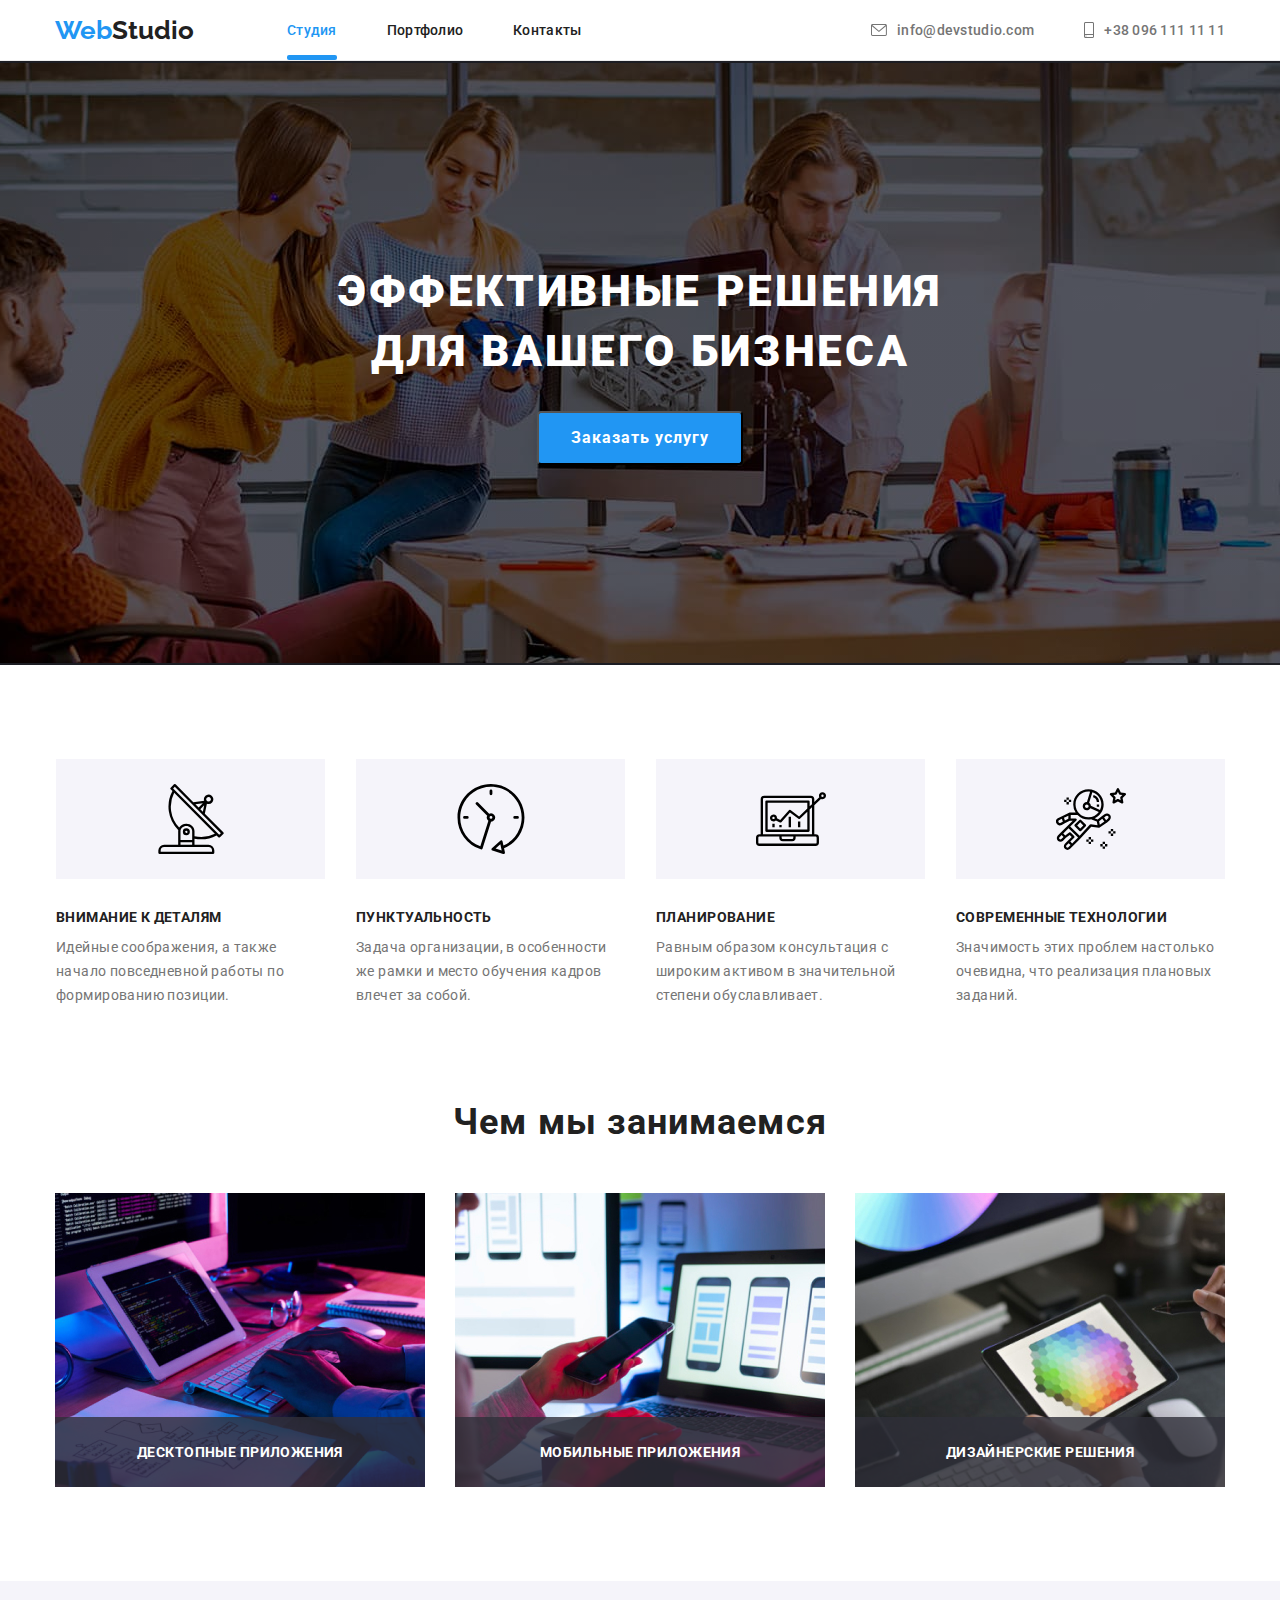
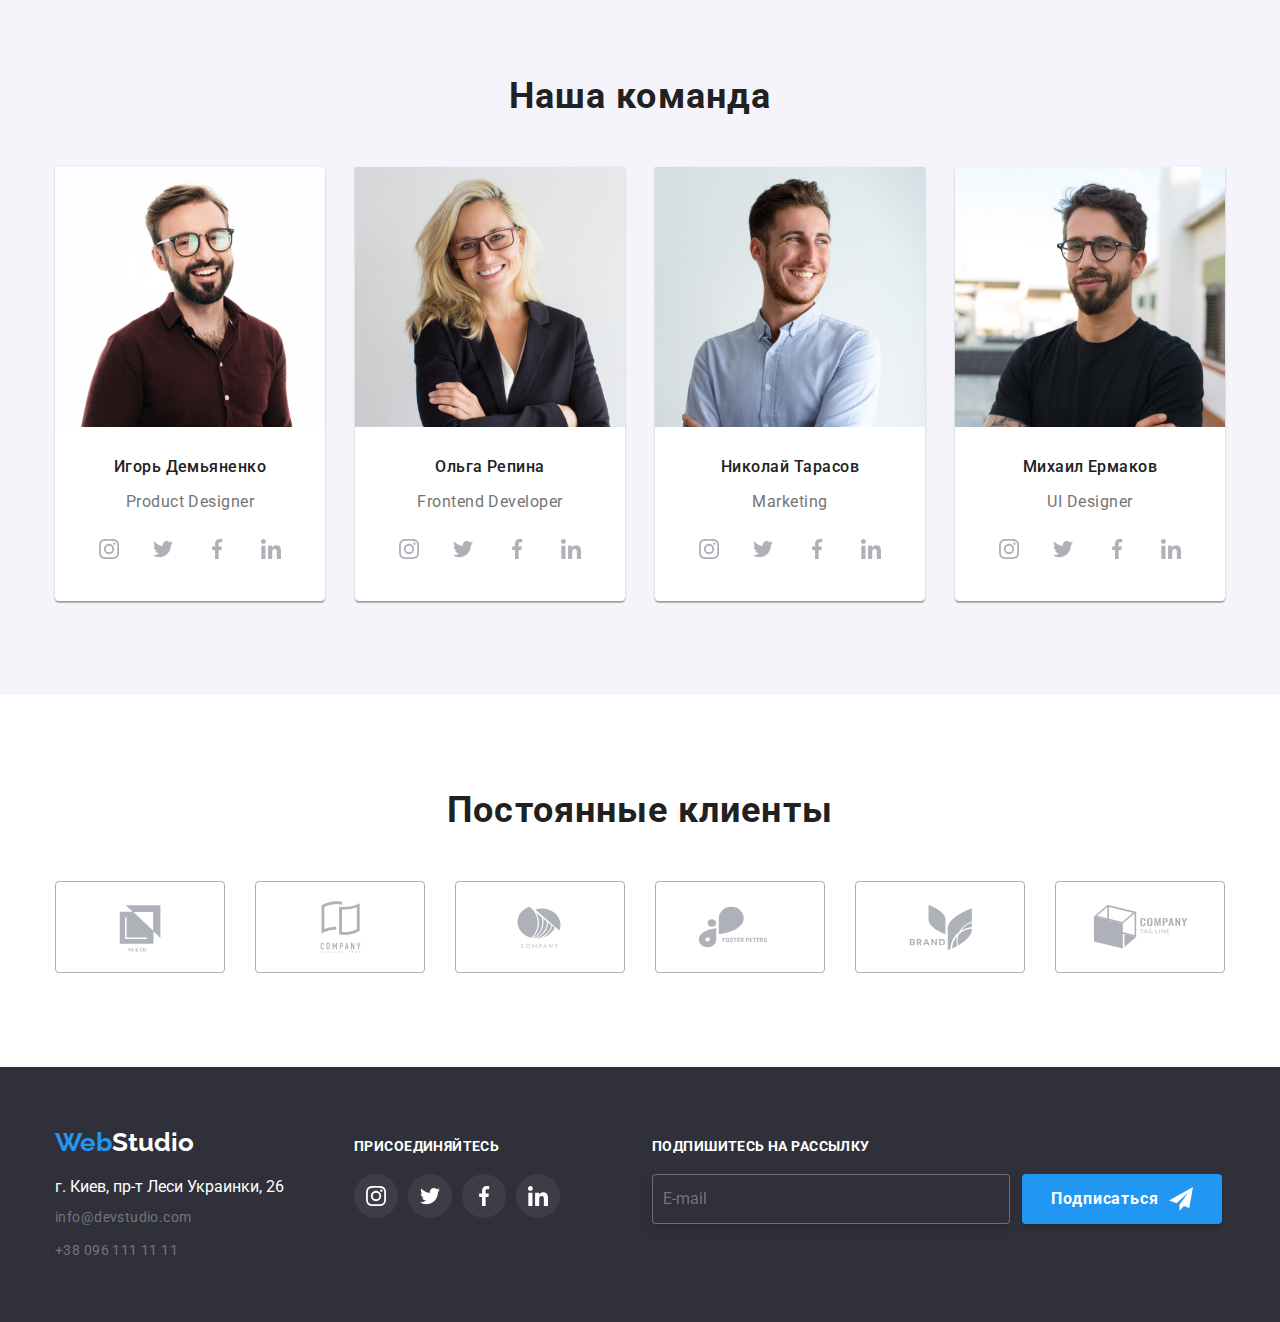
<file: index.html>
<!DOCTYPE html>
<html lang="en">
<head>
    <meta charset="UTF-8">
    <meta http-equiv="X-UA-Compatible" content="IE=edge">
    <meta name="viewport" content="width=device-width, initial-scale=1.0">
    <title>WebStudio</title>

    

    <link rel="preconnect" href="https://fonts.googleapis.com">
    <link rel="preconnect" href="https://fonts.gstatic.com" crossorigin>
    <link href="https://fonts.googleapis.com/css2?family=Raleway:wght@700&family=Roboto:wght@400;500;700;900&display=swap" rel="stylesheet">

    <link rel="stylesheet" href="https://cdnjs.cloudflare.com/ajax/libs/modern-normalize/1.1.0/modern-normalize.min.css">
    <link rel="stylesheet" href="./css/style.css">

</head>
<body>
    <header class="header ">

           <div class="container main-nav">
            <a href="./index.html" class="nav-logo" ><span class="nav-logo2">Web</span>Studio</a>
            <nav class="nav">
                
             <ul class="site-nav">
                 <li class="item"><a href="index.html" class="link act">Студия</a></li>
                 <li class="item"><a href="portfolio.html" class="link">Портфолио</a></li>
                 <li class="item"><a href="#" class="link">Контакты</a></li>
             </ul>
            </nav> 
       
            
            <ul class="links-contact list"> 
                <li class="item item-mail">
                    <a href="mailto:info@devstudio.com" class="contact-link">
                        <svg class="email">
                            <use href="./images/symbol-defs.svg#icon-envelope"></use>
                        </svg> 
                        info@devstudio.com</a>
                    </li>



                <li class="item item-tel">
                    <a href="tel:+380961111111" class="contact-link">
                        <svg class="tel">
                            <use href="./images/symbol-defs.svg#icon-smartphone"></use>
                        </svg> 
                        +38 096 111 11 11</a>
                    </li> 
            </ul>
        
        </div>
        


    </header>

     <main>
    
        <section class="hero-section">
        <div class="container hero">  
            <h1 class="hero-title"  data-modal-open>Эффективные решения для вашего бизнеса</h1>
            
            <button data-open-modal class="herobtn" type="button">Заказать услугу</button>   
        </div>
        </section>
        
    <section class="info-section">
        <div class="container">   
            <h2 class="visually-hidden">Что мы предлагаем</h2>
         
            <ul class="info-text">
                <li class="info-section-text inf-sec-tx1">
                <div class="svg-div">
                    <svg class="info-text-icon">
                        <use href="./images/symbol-defs.svg#icon-antenna-1"></use>
                    </svg>
                </div>
                    <h3 class="h3-title">Внимание к деталям</h3>
                    <p class="ptext">Идейные соображения, а также начало повседневной работы по формированию позиции.</p>
                </li>
                <li class="info-section-text inf-sec-tx1">
                <div class="svg-div">
                    <svg class="info-text-icon">
                        <use href="./images/symbol-defs.svg#icon-clock-1"></use>
                    </svg>
                </div>
                    <h3 class="h3-title">Пунктуальность</h3>
                    <p class="ptext">Задача организации, в особенности же рамки и место обучения кадров влечет за собой.</p>
                </li>
                <li class="info-section-text inf-sec-tx1">
                <div class="svg-div">
                    <svg class="info-text-icon">
                        <use href="./images/symbol-defs.svg#icon-diagram-1"></use>
                    </svg>
                </div>
                    <h3 class="h3-title">Планирование</h3>
                    <p class="ptext">Равным образом консультация с широким активом в значительной степени обуславливает.</p>
                </li>
                <li class="info-section-text inf-sec-tx1">
                <div class="svg-div">
                    <svg class="info-text-icon">
                        <use href="./images/symbol-defs.svg#icon-astronaut-1"></use>
                    </svg>
                </div>
                    <h3 class="h3-title">Современные технологии</h3>
                    <p class="ptext">Значимость этих проблем настолько очевидна, что реализация плановых заданий.</p>
                </li>
            </ul>
        </div>
    </section>
    
        
        <section class="section-work">
        <div class="container">
            <h2 class="h2-title">Чем мы занимаемся</h2>

            <ul class="offer-list">
                <li class="offer-li"><img src="./images/img.jpg" alt="" width="370"><a href="" class="offer-text"><p class="offer-text-test">Десктопные приложения</p></a></li>
                <li class="offer-li"> <img src="./images/img2.jpg" alt="" width="370"><a href="" class="offer-text">Мобильные приложения</a></li>
                <li class="offer-li"><img src="./images/img3.jpg" alt="" width="370"><a href="" class="offer-text">Дизайнерские решения</a></li>
            </ul>
        </div>
        </section>
  
        <section class="section-team">
        <div class="container">
             <h2 class="h2-title">Наша команда</h2>
             <ul class="team">
                 <li class="team-li"> <img src="./images/team/imgt1.jpg" alt="Игорь Демьяненко Product Designer" width="270">
                <div class="text-team">
                    <h3 class="htext-team">Игорь Демьяненко</h3>
                    <p class="p-team">Product Designer</p>
                     
            <ul class="soc-team">
                <li class="soc-team-li"><a class="soc-team-href" href="#">
                    <svg class="svg-team-li">
                        <use href="./images/symbol-defs.svg#icon-instagram-2"></use>
                    </svg> 
                </a></li>
                <li class="soc-team-li"><a class="soc-team-href" href="#">
                    <svg class="svg-team-li">
                        <use href="./images/symbol-defs.svg#icon-twitter-1"></use>
                    </svg> 
                </a></li>
                <li class="soc-team-li"><a class="soc-team-href" href="#">
                    <svg class="svg-team-li">
                        <use href="./images/symbol-defs.svg#icon-facebook-1"></use>
                    </svg> 
                </a></li>
                <li class="soc-team-li"><a class="soc-team-href" href="#">
                    <svg class="svg-team-li">
                        <use href="./images/symbol-defs.svg#icon-linkedin-1"></use>
                    </svg> 
                </a></li>
            </ul>

        
                </div>
                </li>
               
                 <li class="team-li"> <img src="./images/team/imgt2.jpg" alt="Ольга Репина Frontend Developer" width="270">
                <div class="text-team">
                    <h3 class="htext-team">Ольга Репина</h3>
                    <p class="p-team">Frontend Developer</p>
                    
                        <ul class="soc-team">
                            <li class="soc-team-li"><a class="soc-team-href" href="#">
                                <svg class="svg-team-li">
                                    <use href="./images/symbol-defs.svg#icon-instagram-2"></use>
                                </svg> 
                            </a></li>
                            <li class="soc-team-li"><a class="soc-team-href" href="#">
                                <svg class="svg-team-li">
                                    <use href="./images/symbol-defs.svg#icon-twitter-1"></use>
                                </svg> 
                            </a></li>
                            <li class="soc-team-li"><a class="soc-team-href" href="#">
                                <svg class="svg-team-li">
                                    <use href="./images/symbol-defs.svg#icon-facebook-1"></use>
                                </svg> 
                            </a></li>
                            <li class="soc-team-li"><a class="soc-team-href" href="#">
                                <svg class="svg-team-li">
                                    <use href="./images/symbol-defs.svg#icon-linkedin-1"></use>
                                </svg> 
                            </a></li>
                        </ul>
            
                    
                </div>
                </li>
                 <li class="team-li"> <img src="./images/team/imgt3.jpg" alt="Николай Тарасов Marketing" width="270">
                <div class="text-team">
                    <h3 class="htext-team">Николай Тарасов</h3>
                    <p class="p-team">Marketing</p>
                    
                        <ul class="soc-team">
                            <li class="soc-team-li"><a class="soc-team-href" href="#">
                                <svg class="svg-team-li">
                                    <use href="./images/symbol-defs.svg#icon-instagram-2"></use>
                                </svg> 
                            </a></li>
                            <li class="soc-team-li"><a class="soc-team-href" href="#">
                                <svg class="svg-team-li">
                                    <use href="./images/symbol-defs.svg#icon-twitter-1"></use>
                                </svg> 
                            </a></li>
                            <li class="soc-team-li"><a class="soc-team-href" href="#">
                                <svg class="svg-team-li">
                                    <use href="./images/symbol-defs.svg#icon-facebook-1"></use>
                                </svg> 
                            </a></li>
                            <li class="soc-team-li"><a class="soc-team-href" href="#">
                                <svg class="svg-team-li">
                                    <use href="./images/symbol-defs.svg#icon-linkedin-1"></use>
                                </svg> 
                            </a></li>
                        </ul>
            
                    
                </div>
                </li>
                 <li class="team-li"> <img src="./images/team/imgt4.jpg" alt="Михаил Ермаков UI Designer" width="270">
                <div class="text-team">
                    <h3 class="htext-team">Михаил Ермаков</h3>
                    <p class="p-team">UI Designer</p>
                    
                        <ul class="soc-team">
                            <li class="soc-team-li"><a class="soc-team-href" href="#">
                                <svg class="svg-team-li">
                                    <use href="./images/symbol-defs.svg#icon-instagram-2"></use>
                                </svg> 
                            </a></li>
                            <li class="soc-team-li"><a class="soc-team-href" href="#">
                                <svg class="svg-team-li">
                                    <use href="./images/symbol-defs.svg#icon-twitter-1"></use>
                                </svg> 
                            </a></li>
                            <li class="soc-team-li"><a class="soc-team-href" href="#">
                                <svg class="svg-team-li">
                                    <use href="./images/symbol-defs.svg#icon-facebook-1"></use>
                                </svg> 
                            </a></li>
                            <li class="soc-team-li"><a class="soc-team-href" href="#">
                                <svg class="svg-team-li">
                                    <use href="./images/symbol-defs.svg#icon-linkedin-1"></use>
                                </svg> 
                            </a></li>
                        </ul>
            
                    
                </div>
                </li>
             </ul> 
        </div>
        </section>

        <section class="section-clients">
            <div class="container">
                <h2 class="constant">Постоянные клиенты</h2>
                <ul class="clients">

                    <li class="clients-list"><a class="client-href" href="">
                        <svg class="svg-clients">
                            <use href="./images/symbol-defs.svg#icon-Logo"></use>
                        </svg>
                    </a>
                    </li>

                    <li class="clients-list"><a class="client-href" href="">
                        <svg class="svg-clients">
                            <use href="./images/symbol-defs.svg#icon-Logo-1"></use>
                        </svg>
                    </a>
                    </li>

                    <li class="clients-list"><a class="client-href" href="">
                        <svg class="svg-clients">
                            <use href="./images/symbol-defs.svg#icon-Logo-2"></use>
                        </svg>
                    </a>
                    </li>

                    <li class="clients-list"><a class="client-href" href="">
                        <svg class="svg-clients">
                            <use href="./images/symbol-defs.svg#icon-Logo-3"></use>
                        </svg>
                    </a>
                    </li>

                    <li class="clients-list"><a class="client-href" href="">
                        <svg class="svg-clients">
                            <use href="./images/symbol-defs.svg#icon-Logo-4"></use>
                        </svg>
                    </a>
                    </li>

                    <li class="clients-list"><a class="client-href" href="">
                        <svg class="svg-clients">
                            <use href="./images/symbol-defs.svg#icon-Logo-5"></use>
                        </svg>
                    </a>
                    </li>

                </ul>


            </div>


        </section>

        <div class="backdrop is-hidden" data-backdrop>
            <div class="modal">
         <button  data-close-modal class="btn-modal-close">
             <svg class="svg-close">
                 <use href="./images/symbol-defs.svg#icon-close"></use>
             </svg>
             </button>
              
             <b class="modal-title">Оставьте свои данные, мы вам перезвоним</b>

             <form class="form js-speaker-form">
            <div class="form-field"> 
                
                <label for="name" class="form-field-text">Имя</label>
                <input type="text" name="name" id="name" />
                <svg class="modal-svg">
                    <use class="modal-svg-use" href="./images/symbol-defs2.svg#icon-Vector"></use>
                </svg>
            </div>
            <div class="form-field">
                <label for="tel" class="form-field-text">Телефон</label>
                <input type="text" name="tel" id="tel" />
                <svg class="modal-svg">
                    <use class="modal-svg-use" href="./images/symbol-defs2.svg#icon-Vector-1"></use>
                </svg>
            </div>
            <div class="form-field">
                <label for="mail" class="form-field-text">Почта</label>
                <input type="email" name="mail" id="mail" />
                <svg class="modal-svg">
                    <use class="modal-svg-use" href="./images/symbol-defs2.svg#icon-Vector-2"></use>
                </svg>
            </div>
            <div class="form-field form-comment">
                <label for="comment" class="form-field-text">Комментарий</label>
                <textarea name="comment" id="comment" placeholder="Введите текст"></textarea>
            </div>
            <div class="modal-btn">
                
               
                <label class="label" for="policy"><input class="checkbox" type="checkbox" name="policy" id="policy"/>
                    <span class="icon-polyci">
                        <svg>
                            <use href="./images/symbol-defs2.svg#icon-Vector-polyci"></use>
                        </svg>
                    </span>
                    Соглашаюсь с рассылкой и принимаю<a class="href-policy" href="">Условия договора</a></label>
                </div>
                <button class="button-modal" type="submit">Отправить</button>          
            </form>

            </div>
        </div>

        <script src="./modal.js"></script>
        <script src="./form.js"></script>


        </main>
        <footer class="footer">
        <div class="container footer-div">
            <div>   
            <a href="/index.html" lang="en" class="nav-logo-footer"><span class="nav-logo2-footer">Web</span>Studio</a>
            <address class="address">
            <p class="footer-address">г. Киев, пр-т Леси Украинки, 26</p>
            <ul class="ul1">
                <li class="footer-address-li"><a href="mailto:info@devstudio.com" class="contact-link-footer-href">info@devstudio.com</a></li>
                <li class="footer-address-li"><a href="tel:+380961111111" class="contact-link-footer-href">+38 096 111 11 11</a></li>
            </ul>
            </address>
            </div>

        <div class="footer-social-div">
            <h3 class="footer-social-text">присоединяйтесь</h3>
            <ul class="soc">
                <li class="soc-team-li"><a class="soc-team-href-footer" href="">
                    <svg class="svg-team-li-footer">
                        <use href="./images/symbol-defs.svg#icon-instagram-2"></use>
                    </svg> 
                </a></li>
                <li class="soc-team-li"><a class="soc-team-href-footer" href="">
                    <svg class="svg-team-li-footer">
                        <use href="./images/symbol-defs.svg#icon-twitter-1"></use>
                    </svg> 
                </a></li>
                <li class="soc-team-li"><a class="soc-team-href-footer" href="">
                    <svg class="svg-team-li-footer">
                        <use href="./images/symbol-defs.svg#icon-facebook-1"></use>
                    </svg> 
                </a></li>
                <li class="soc-team-li"><a class="soc-team-href-footer" href="">
                    <svg class="svg-team-li-footer">
                        <use href="./images/symbol-defs.svg#icon-linkedin-1"></use>
                    </svg> 
                </a></li>
            </ul>
        </div>
        <div class="footer-mail">
            <h3 class="footer-mail-text">Подпишитесь на рассылку</h3>
            <form class="js-speaker-form-footer">

                <label for="mail"></label>
                <input type="email" name="mail" id="mail2" placeholder="E-mail"/>

                <button class="button-footer" type="submit">                  
                    Подписаться
                    <svg class="svg-footer-href">
                        <use href="./images/symbol-defs2.svg#icon-icon-send"></use>
                    </svg>
                </button>

            </form>
        </div>
        </div>

      


        </footer>

</body>
</html>
</file>
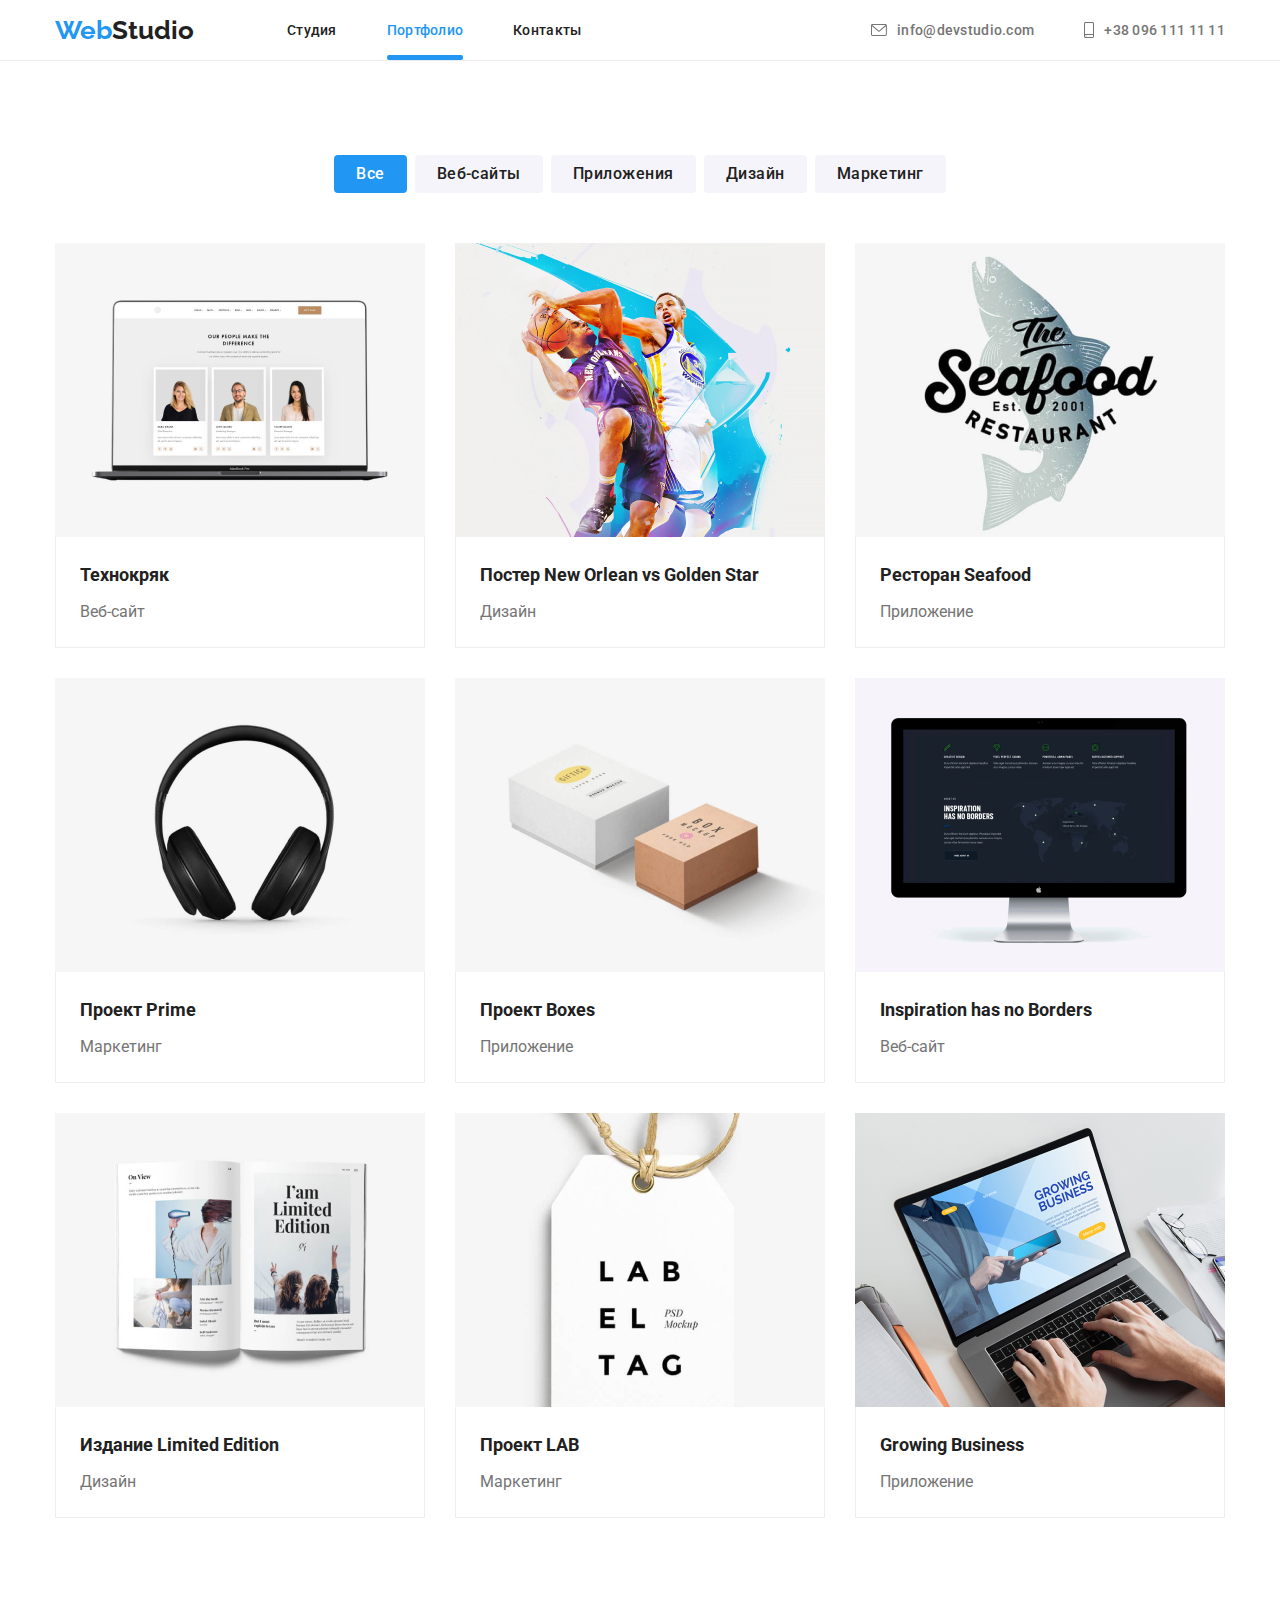
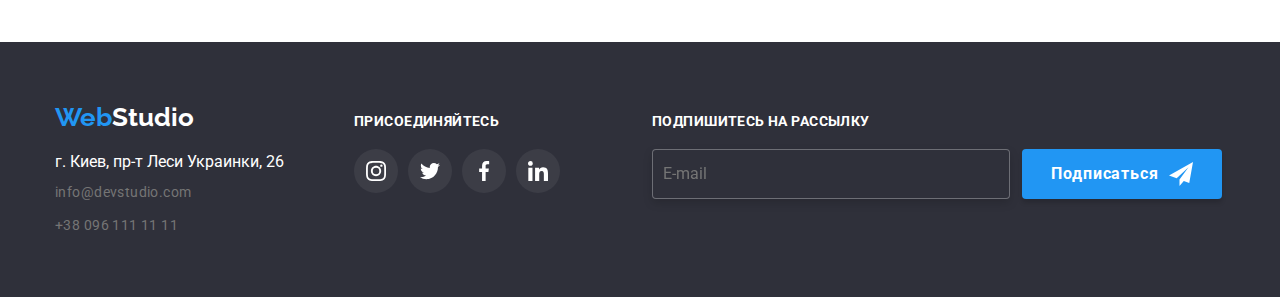
<file: portfolio.html>
<!DOCTYPE html>
<html lang="en">
<head>
    <meta charset="UTF-8">
    <meta http-equiv="X-UA-Compatible" content="IE=edge">
    <meta name="viewport" content="width=device-width, initial-scale=1.0">
    <title>Портфолио</title>
    

    <link rel="preconnect" href="https://fonts.googleapis.com">
    <link rel="preconnect" href="https://fonts.gstatic.com" crossorigin>
    <link href="https://fonts.googleapis.com/css2?family=Raleway:wght@700&family=Roboto:wght@400;500;700;900&display=swap" rel="stylesheet">

    <link rel="stylesheet" href="https://cdnjs.cloudflare.com/ajax/libs/modern-normalize/1.1.0/modern-normalize.min.css">
    <link rel="stylesheet" href="./css/style.css">
</head>
<body>
    
        
    <header class="header ">

        <div class="container main-nav">
         <a href="./index.html" class="nav-logo" ><span class="nav-logo2">Web</span>Studio</a>
         <nav class="nav">
             
          <ul class="site-nav">
              <li class="item"><a href="index.html" class="link">Студия</a></li>
              <li class="item"><a href="portfolio.html" class="link act">Портфолио</a></li>
              <li class="item"><a href="#" class="link">Контакты</a></li>
          </ul>
         </nav> 
    
         
         <ul class="links-contact list"> 
             <li class="item item-mail">
                 <a href="mailto:info@devstudio.com" class="contact-link">
                     <svg class="email">
                         <use href="./images/symbol-defs.svg#icon-envelope"></use>
                     </svg> 
                     info@devstudio.com</a>
                 </li>



             <li class="item item-tel">
                 <a href="tel:+380961111111" class="contact-link">
                     <svg class="tel">
                         <use href="./images/symbol-defs.svg#icon-smartphone"></use>
                     </svg> 
                     +38 096 111 11 11</a>
                 </li> 
         </ul>
     
     </div>
     


 </header>
     
    <main>

        <section class="portfolio-section">
        <div class="container">
            <h2 class="visually-hidden">Меню портфолио</h2>
          <!--btn-->
        <ul class="btns">
            <li class="btn-list"><button class="btn act2">Все</button></li>
            <li class="btn-list"><button class="btn">Веб-сайты</button></li>
            <li class="btn-list"><button class="btn">Приложения</button></li>
            <li class="btn-list"><button class="btn">Дизайн</button></li>
            <li class="btn-list"><button class="btn">Маркетинг</button></li>
        </ul>
        <h2 class="visually-hidden">Меню портфолио</h2>
<ul class="portfolio-img-section">
    
    <li class="portfolio-li">
        <a href="" class="portfolio-img">
            
            <div class="product-thumb">
                <img src="./images/portfolio/img.jpg" alt="Веб-сайт" width=370>        
                <div class="overlay">                  
                    <p class="portfolio-img-text">Технокряк это современная площадка распространения коронавируса.
                        Компании используют эту платформу для цифрового шпионажа и атак на защищённые сервера конкурентов.</p>
                </div>                                  
            </div>
            
        
        <div class="img-title">
            <h3 class="portfolio-h3">Технокряк</h3>
            <p class="ptext-portf">Веб-сайт</p>
        </div>
        </a>
    </li>
    <li class="portfolio-li">
        
        <a href="" class="portfolio-img">
            <div class="product-thumb">
                <img src="./images/portfolio/img(1).jpg" alt="Веб-сайт" width=370>        
                <div class="overlay">                  
                    <p class="portfolio-img-text">Технокряк это современная площадка распространения коронавируса.
                        Компании используют эту платформу для цифрового шпионажа и атак на защищённые сервера конкурентов.</p>
                </div>                                  
            </div>
        <div class="img-title">
            <h3 class="portfolio-h3">Постер New Orlean vs Golden Star</h3>
            <p class="ptext-portf">Дизайн</p>
        </div>
        </a>
    </li>
    <li class="test">
        <a href="" class="portfolio-img">
            <div class="product-thumb">
                <img src="./images/portfolio/img(2).jpg" alt="Веб-сайт" width=370>        
                <div class="overlay">                  
                    <p class="portfolio-img-text">Технокряк это современная площадка распространения коронавируса.
                        Компании используют эту платформу для цифрового шпионажа и атак на защищённые сервера конкурентов.</p>
                </div>                                  
            </div>
        <div class="img-title">
            <h3 class="portfolio-h3">Ресторан Seafood</h3>
            <p class="ptext-portf">Приложение</p>
        </div>
        </a>
    </li>

    <li class="portfolio-li">
        <a href="" class="portfolio-img">
            <div class="product-thumb">
                <img src="./images/portfolio/img(3).jpg" alt="Веб-сайт" width=370>        
                <div class="overlay">                  
                    <p class="portfolio-img-text">Технокряк это современная площадка распространения коронавируса.
                        Компании используют эту платформу для цифрового шпионажа и атак на защищённые сервера конкурентов.</p>
                </div>                                  
            </div>
        <div class="img-title">
            <h3 class="portfolio-h3">Проект Prime</h3>
            <p class="ptext-portf">Маркетинг</p>
        </div>
        </a>
    </li>
    <li class="portfolio-li">
        <a href="" class="portfolio-img">
            <div class="product-thumb">
                <img src="./images/portfolio/img(4).jpg" alt="Веб-сайт" width=370>        
                <div class="overlay">                  
                    <p class="portfolio-img-text">Технокряк это современная площадка распространения коронавируса.
                        Компании используют эту платформу для цифрового шпионажа и атак на защищённые сервера конкурентов.</p>
                </div>                                  
            </div>
        <div class="img-title">
            <h3 class="portfolio-h3">Проект Boxes</h3>
            <p class="ptext-portf">Приложение</p>
        </div>
        </a>
    </li>
    <li class="test">
        <a href="" class="portfolio-img">
            <div class="product-thumb">
                <img src="./images/portfolio/img(5).jpg" alt="Веб-сайт" width=370>        
                <div class="overlay">                  
                    <p class="portfolio-img-text">Технокряк это современная площадка распространения коронавируса.
                        Компании используют эту платформу для цифрового шпионажа и атак на защищённые сервера конкурентов.</p>
                </div>                                  
            </div>
        <div class="img-title">
            <h3 class="portfolio-h3">Inspiration has no Borders</h3>
            <p class="ptext-portf">Веб-сайт</p>
        </div>
        </a>
    </li>


    <li class="portfolio-li">
        <a href="" class="portfolio-img">
            <div class="product-thumb">
                <img src="./images/portfolio/img(6).jpg" alt="Веб-сайт" width=370>        
                <div class="overlay">                  
                    <p class="portfolio-img-text">Технокряк это современная площадка распространения коронавируса.
                        Компании используют эту платформу для цифрового шпионажа и атак на защищённые сервера конкурентов.</p>
                </div>                                  
            </div>
        <div class="img-title">
            <h3 class="portfolio-h3">Издание Limited Edition</h3>
            <p class="ptext-portf">Дизайн</p>
        </div>
        </a>
    </li>

    <li class="portfolio-li">
        <a href="" class="portfolio-img">
            <div class="product-thumb">
                <img src="./images/portfolio/img(7).jpg" alt="Веб-сайт" width=370>        
                <div class="overlay">                  
                    <p class="portfolio-img-text">Технокряк это современная площадка распространения коронавируса.
                        Компании используют эту платформу для цифрового шпионажа и атак на защищённые сервера конкурентов.</p>
                </div>                                  
            </div>
        <div class="img-title">
            <h3 class="portfolio-h3">Проект LAB</h3>
            <p class="ptext-portf">Маркетинг</p>
        </div>
    </a>
    </li>
    <li class="test">
        <a href="" class="portfolio-img">
            <div class="product-thumb">
                <img src="./images/portfolio/img(8).jpg" alt="Веб-сайт" width=370>        
                <div class="overlay">                  
                    <p class="portfolio-img-text">Технокряк это современная площадка распространения коронавируса.
                        Компании используют эту платформу для цифрового шпионажа и атак на защищённые сервера конкурентов.</p>
                </div>                                  
            </div>
        <div class="img-title">
            <h3 class="portfolio-h3">Growing Business</h3>
            <p class="ptext-portf">Приложение</p>
        </div>
        </a>
    </li>
</ul>
</div>
        </section>

    </main>

    <footer class="footer">
        <div class="container footer-div">
            <div>   
            <a href="/index.html" lang="en" class="nav-logo-footer"><span class="nav-logo2-footer">Web</span>Studio</a>
            <address class="address">
            <p class="footer-address">г. Киев, пр-т Леси Украинки, 26</p>
            <ul class="ul1">
                <li class="footer-address-li"><a href="mailto:info@devstudio.com" class="contact-link-footer-href">info@devstudio.com</a></li>
                <li class="footer-address-li"><a href="tel:+380961111111" class="contact-link-footer-href">+38 096 111 11 11</a></li>
            </ul>
            </address>
            </div>

        <div class="footer-social-div">
            <h3 class="footer-social-text">присоединяйтесь</h3>
            <ul class="soc">
                <li class="soc-team-li"><a class="soc-team-href-footer" href="">
                    <svg class="svg-team-li-footer">
                        <use href="./images/symbol-defs.svg#icon-instagram-2"></use>
                    </svg> 
                </a></li>
                <li class="soc-team-li"><a class="soc-team-href-footer" href="">
                    <svg class="svg-team-li-footer">
                        <use href="./images/symbol-defs.svg#icon-twitter-1"></use>
                    </svg> 
                </a></li>
                <li class="soc-team-li"><a class="soc-team-href-footer" href="">
                    <svg class="svg-team-li-footer">
                        <use href="./images/symbol-defs.svg#icon-facebook-1"></use>
                    </svg> 
                </a></li>
                <li class="soc-team-li"><a class="soc-team-href-footer" href="">
                    <svg class="svg-team-li-footer">
                        <use href="./images/symbol-defs.svg#icon-linkedin-1"></use>
                    </svg> 
                </a></li>
            </ul>
        </div>
        <div class="footer-mail">
            <h3 class="footer-mail-text">Подпишитесь на рассылку</h3>
            <form class="js-speaker-form-footer">

                
                <input type="email" name="mail" id="mail2" placeholder="E-mail"/>

                <button class="button-footer" type="submit">                  
                    Подписаться
                    <svg class="svg-footer-href">
                        <use href="./images/symbol-defs2.svg#icon-icon-send"></use>
                    </svg>
                </button>

            </form>
        </div>
        </div>

      


        </footer>
</body>
</html>
</file>
<file: css/style.css>
/* Переменные */

:root{
    --blue: #2196F3;
    --grey: #2F303A;
    --grey2:#757575;
    --greylinks: #AFB1B8;
    --white:#FFFFFF;
    --black:#212121;
    --background-team:#F5F4FA;
    --background-modal: rgba(0, 0, 0, 0.2);
}

body{
    font-family: "Roboto", sans-serif;
    margin: 0;
}

/* header */

.header{
    border-bottom: 1px solid #ECECEC;
}

.container{
    width: 1200px;
    margin-left: auto;
    margin-right: auto;
    padding-left: 15px;
    padding-right: 15px;
    
}

/*nav logo  */

.nav-logo {
    font-family: 'Oleo Script', sans-serif;
    font-family: Raleway;
    font-style: normal;
    font-weight: bold;
    font-size: 26px;
    line-height: 31px;
    color: var(--black);
    text-decoration: none;
}
.nav-logo2 {

    font-family: 'Raleway', sans-serif;
    font-style: normal;
    font-weight: bold;
    font-size: 26px;
    line-height: 31px;
    color: var(--blue);
}

/* nav */
.main-nav{
    
    display: flex;
    align-items: center;
}
/* links */

.nav{
    margin-left: 93px;
}

.site-nav{
    display: flex;
    margin-top: 0;
    margin-bottom: 0;
    padding: 0;
}

.site-nav .link {
    display: block;
    padding: 22px 0;

    color: var(--black);
    font-style: normal;
    font-weight: 500;
    font-size: 14px;
    line-height: 16px;
    letter-spacing: 0.02em;
}

.site-nav .item{
    list-style: none;
}


.site-nav .item:last-child{
    margin-right: 0;
}

.site-nav .item:not(:last-child){
    margin-right: 50px;
}

.site-nav li a{
    text-decoration: none;
}

.act:after{
    position: absolute;
    content: "";
    left: 0;
    bottom: 0;

    display: block;
    width: 100%;
    height: 5px;

    border-radius: 2px;
    background-color: var(--blue);
    
}

.link{
    transition-property: color;
    transition-duration: 250ms;
    transition-timing-function: cubic-bezier(0.4, 0, 0.2, 1);
}

.link.act{
    color: var(--blue);
    position: relative;
}

.link:hover, .link:focus{
    color: var(--blue);
}

/* contact-links */

.links-contact{
    display: flex;
    text-decoration: none;
    list-style: none;
    margin-left: auto;
    margin-top: 0;
    margin-bottom: 0;
    padding: 0;
}

.contact-link{
    align-items: center;
    display: flex;
    font-style: normal;
    font-weight: 500;
    font-size: 14px;
    line-height: 16px;
    letter-spacing: 0.02em;
    color: var(--grey2);

    transition-property: color;
    transition-duration: 250ms;
    transition-timing-function: cubic-bezier(0.4, 0, 0.2, 1);
}

.contact-link:hover .email, .contact-link:hover .tel{
    fill: var(--blue);
}

.contact-link:hover, .contact-link:focus{
    color: var(--blue);
}

.tel{
    margin-right: 10px;
    width: 10px;
    height: 16px;
    
    fill: var(--grey2);

    transition-property: fill;
    transition-duration: 250ms;
    transition-timing-function: cubic-bezier(0.4, 0, 0.2, 1);
}

.tel:hover, .tel:focus{
    fill: var(--blue);
    
}


.email{
   
    margin-right: 10px;
    width: 16px;
    height: 12px;
    fill: var(--grey2);

    transition-property: fill;
    transition-duration: 250ms;
    transition-timing-function: cubic-bezier(0.4, 0, 0.2, 1);
}

.email:hover, .email:focus{
    fill: var(--blue);
    
}


.links-contact .item + .item{
    margin-left: 50px;
    
}
.links-contact a{
    text-decoration: none;
}

/* hero */
.hero-section{
    max-width: 1600px;
    
    background-repeat: no-repeat;
    
    background-position: center;
    background-image: linear-gradient(
    to right,
    rgba(0, 0, 0, 0.4),
    rgba(0, 0, 0, 0.4)
    ),
    url(../images/background.jpg);

    margin-left: auto;
    margin-right: auto;
    padding: 200px 0;
    
    background-color: var(--grey);
    text-align: center;
}

.hero-title{
    max-width: 696px;
    margin-left: auto;
    margin-right: auto;

    text-transform: uppercase;

    font-style: normal;
    font-weight: 900;
    font-size: 44px;
    line-height: 60px;
    letter-spacing: 0.06em;
    
    color: var(--white);

    margin-top: 0;
    margin-bottom: 30px;
}

.herobtn{
    color: var(--white);
    background-color: var(--blue);

    font-style: normal;
    font-weight: bold;
    font-size: 16px;
    line-height: 30px;
    letter-spacing: 0.06em;
    box-shadow: 0px 4px 4px rgba(0, 0, 0, 0.15);
    border-radius: 4px;
    padding: 10px 32px;    
}

.herobtn:hover, .herobtn:focus{
    background-color: #188CE8;
}

.info-section{
    padding-top: 94px;
    padding-bottom: 0;
}

.visually-hidden{
    position: absolute;
    width: 1px;
    height: 1px;
    margin: -1px;
    border: 0;
    padding: 0;

    white-space: nowrap;
    clip-path: inset(100%);
    clip: rect(0 0 0 0);
    overflow: hidden;
}

/* info */

.svg-div{
    
    display: flex;
    justify-content: center;
    align-items: center;


    background-color: #F5F4FA;
    background-size: contain;
    height: 120px;
    margin-bottom: 30px;
}

.info-text-icon{
    
    width: 70px;
    height: 70px;
}



.info-text{
    padding: 0;
    margin: 0;
    display: flex;
    list-style: none;
}

.info-section-text{
    width: 270px;
    padding-left: 1px;
}


.info-section-text:not(:last-child){
     margin-right: 30px;
}

.h3-title{
    font-style: normal;
    font-weight: bold;
    font-size: 14px;
    line-height: 16px;
    letter-spacing: 0.03em;
    text-transform: uppercase;

    color: var(--black);

    margin-top: 0;
    margin-bottom: 10px;
}

.ptext{
    font-style: normal;
    font-weight: normal;
    font-size: 14px;
    line-height: 24px;
    letter-spacing: 0.03em;

    color: var(--grey2);

    margin-top: 0;
    margin-bottom: 0;
}


/* dssasdf */

.img-section{
    
    width: 270px;
    height: 120px;
    background-color:  #F5F4FA;
}

/* section-work */




.section-work{
    padding-top: 94px;
    padding-bottom: 94px;
}

.h2-title{
    text-align: center;
    font-style: normal;
    font-weight: bold;
    font-size: 36px;
    line-height: 42px;
    text-align: center;
    letter-spacing: 0.03em;

    color: var(--black);

    margin-top: 0;
    margin-bottom: 50px;

}

.offer-list{
    display: flex;
    padding: 0;
    list-style: none;
    margin: 0;
}

.offer-li{
    display: flex;
    justify-content: center;

    position: relative;
    width: 370px;

}

.offer-li:not(:last-child){
    margin-right: 30px;
}

.offer-text{
    position: absolute;
    bottom: 0;
    
    width: 100%;
    height: 70px;

    

    font-style: normal;
    font-weight: bold;
    font-size: 14px;
    line-height: 16px;
    text-align: center;
    letter-spacing: 0.03em;
    text-transform: uppercase;

    text-decoration: none;

    color: var(--white);
    background: rgba(47, 48, 58, 0.8);



    align-items: center;
    justify-content: center;
    display: flex;
}

.offer-text:hover{
    opacity: 1;
}


/* team */

.section-team{
    padding-top: 94px;
    padding-bottom: 94px;

    background-color: var(--background-team);
}

.team{
    display: flex;
    padding: 0;
    margin: 0;
    list-style: none;
}

.team-li{
    width: 270px;
    background: #FFFFFF;
    box-shadow: 0px 1px 3px rgba(0, 0, 0, 0.12), 0px 1px 1px rgba(0, 0, 0, 0.14), 0px 2px 1px rgba(0, 0, 0, 0.2);
    border-radius: 0px 0px 4px 4px;
}

.team-li:not(:last-child){
    margin-right: 30px;
}

.text-team{
    padding: 30px 0px 30px 0px;
}

.htext-team{
    font-style: normal;
    font-weight: 500;
    font-size: 16px;
    line-height: 19px;
    margin-top: 0;

    text-align: center;
    letter-spacing: 0.03em;

    color: var(--black);
}

.p-team{
    font-style: normal;
    font-weight: normal;
    font-size: 16px;
    line-height: 19px;
    margin: 0;

    text-align: center;
    letter-spacing: 0.03em;

    color: var(--grey2);
}

.div-icon-team{
    
    width: 206px;
    height: 44px;
}

.soc-team-href{
    display: flex;
    justify-content: center;
    align-items: center;
    width: 44px;
    height: 44px;
    background-color: #ffffff10;
    border-radius: 50%;
    
    transition: background-color 250ms cubic-bezier(0.4, 0, 0.2, 1);
    
     
}

.soc-team-href:hover .svg-team-li{
    fill: var(--white);
}

.soc-team-href:hover{
    background-color: var(--blue);
}

.soc-team{
    margin-top: 16px;
    justify-content: center;
    display: flex;
    list-style: none;
    padding: 0
    
}

.soc-team-li:not(:last-child){
    margin-right: 10px;
}
.svg-team-li{
    fill: var(--greylinks);
    width: 20px;
    height: 20px;
    transition: fill 250ms cubic-bezier(0.4, 0, 0.2, 1);
}

/* clients */

.section-clients{
    padding-top: 94px;
    padding-bottom: 94px;
}

.constant{
    text-align: center;
    font-style: normal;
    font-weight: bold;
    font-size: 36px;
    line-height: 42px;
    text-align: center;
    letter-spacing: 0.03em;
    color: var(--black);
    margin: 0;
    
    
}

.clients{
    margin-top: 50px;
    
    padding-left: 0;
    display: flex;
    list-style: none;
    
    margin-bottom: 0;
}

.svg-clients{
   width: 106px;
   height: 60px;
   fill: var(--greylinks);

   transition-property: fill;
   transition-duration: 250ms;
   transition-timing-function: cubic-bezier(0.4, 0, 0.2, 1);
   
}

.client-href{
    
    justify-content: center;
    align-items: center;
    display: flex;

    width: 170px;
    height: 92px;
    
    
}

.client-href:hover .svg-clients{
    fill: var(--blue);
}

.clients-list{
    width: 170px;
    height: 92px;
    border: 1px solid var(--greylinks);
    border-radius: 4px;

    transition-property: border;
    transition-duration: 250ms;
    transition-timing-function: cubic-bezier(0.4, 0, 0.2, 1);
}

.clients-list:hover{
    border: 1px solid var(--blue);
    border-radius: 4px;
}

.clients-list:not(:last-child){
    margin-right: 30px;
}




/* footer */

.footer{
    padding: 60px 0;
    background-color: var(--grey);
}

.nav-logo-footer {
    font-family: 'Oleo Script', cursive;
    font-family: Raleway;
    font-style: normal;
    font-weight: bold;
    font-size: 26px;
    line-height: 31px;
    color: var(--white);
    text-decoration: none;      
}
    
    
.nav-logo2-footer {
    font-size: 26px;
    line-height: 31px;
    color: #2196F3;
}

.address{
    margin-top: 20px;
    font-style: normal;
    color: var(--white);
    
}

.footer-address{
    margin: 0;
    margin-bottom: 9px;
}

.contact-link-footer-href{
    font-style: normal;
    font-weight: normal;
    font-size: 14px;
    line-height: 24px;
    list-style: none;
    text-decoration: none;
    letter-spacing: 0.03em;

    color: var(--grey2);

    flex-direction: row;

    
    transition-property: color;
    transition-duration: 250ms;
    transition-timing-function: cubic-bezier(0.4, 0, 0.2, 1);
    
}


.ul1{
   margin: 0;
   padding: 0;
   list-style: none;
}

.footer-address-li:not(:last-child){
    margin-bottom: 9px;
}

.contact-link-footer-href:hover, .contact-link-footer-href:focus{
    color: var(--white);
}

/* soc footer */


.footer-div{
    display: flex;
    align-items: baseline;
}

.footer-social-div{
    margin-left: 70px;
}

.soc{
    display: flex;
    list-style: none;
    padding: 0;
    margin-top: 20px;
    margin-bottom: 0;
}

a.soc-team-href-footer{
    display: flex;
    justify-content: center;
    align-items: center;
    width: 44px;
    height: 44px;
    background-color: #ffffff10;
    border-radius: 50%;

    transition-property: background-color;
    transition-duration: 250ms;
    transition-timing-function: cubic-bezier(0.4, 0, 0.2, 1);
}

.footer-social-text{
    font-style: normal;
    font-weight: bold;
    font-size: 14px;
    line-height: 16px;
    letter-spacing: 0.03em;
    text-transform: uppercase;
    margin: 0;
    color: var(--white);
}

.soc-team-li:not(:last-child){
    margin-right: 10px;
}

.svg-team-li-footer{
    width: 20px;
    height: 20px;

    fill: var(--white);
}

.soc-team-href-footer:hover, .soc-team-href-footer:focus{
    background-color: var(--blue);

}

.footer-mail{
    margin-left: 92px;
   
}

.js-speaker-form-footer{
    display: flex;
}

.footer-mail-text{
    font-style: normal;
    font-weight: bold;
    font-size: 14px;
    line-height: 16px;
    letter-spacing: 0.03em;
    text-transform: uppercase;

    color: var(--white);
    margin: 0;
    margin-bottom: 20px;
}

.js-speaker-form-footer input{
    width: 358px;

    background-color: var(--grey);
    border: 1px solid rgba(255, 255, 255, 0.3);
    box-sizing: border-box;
    filter: drop-shadow(0px 4px 4px rgba(0, 0, 0, 0.15));
    border-radius: 4px;

    outline: none;
}

.js-speaker-form-footer button{
    margin: 0;
    margin-left: 12px;

}


.svg-footer-href{
    width: 24px;
    height: 24px;
    fill: white;
    margin-left: 10px;
}

.button-footer{
    display: flex;
    justify-content: center;
    align-items: center;

    
    width: 200px;
    height: 50px;
    margin-left: auto;
    margin-right: auto;
    margin-top: 30px;
    margin-bottom: 40px;
    font-style: normal;
    font-weight: bold;
    font-size: 16px;
    line-height: 30px;
    letter-spacing: 0.06em;

    color: var(--white);
    background: var(--blue);
    box-shadow: 0px 4px 4px rgba(0, 0, 0, 0.15);
    border-radius: 4px;
    border: none;

   

    transition-property: background-color;
    transition-duration: 250ms;
    transition-timing-function: cubic-bezier(0.4, 0, 0.2, 1);
}

.button-footer:hover, .button-footer:focus{
    
    background: #188CE8;
}

.footer-mail input{
    padding-left: 10px;
    color: white;
}


/* -----------------portfolio----------- */



.portfolio-section{
    padding: 94px 0;
}

.btns{
    margin-bottom: 50px;
    display: flex;
    justify-content: center;
    padding: 0;
    margin-top: 0;
}

.btn-list:not(:last-child){
    margin-right: 8px;
    
}

.btn{
    padding: 6px 22px;

    font-style: normal;
    font-weight: 500;
    font-size: 16px;
    line-height: 26px;

    text-align: center;
    letter-spacing: 0.03em;

    border-radius: 4px;

    color: var(--black);
    background-color: #F5F4FA;

    cursor: pointer;
    
    border: none;

    transition-property: background-color, box-shadow, color;
    transition-duration: 250ms;
    transition-timing-function: cubic-bezier(0.4, 0, 0.2, 1);

}

.act2{
    transition-property: box-shadow, text;
    transition-duration: 250ms;
    transition-timing-function: cubic-bezier(0.4, 0, 0.2, 1);
}

.btn:hover, .btn:focus{
    color: var(--white);
    background-color: var(--blue);
}

.btn-list{
    
    list-style: none;
   
}

.btn:hover{
    box-shadow: 0px 3px 1px rgba(0, 0, 0, 0.1), 0px 1px 2px rgba(0, 0, 0, 0.08), 0px 2px 2px rgba(0, 0, 0, 0.12);
    border-radius: 4px;

}

.btn.act2{
    color: var(--white);
    background-color: var(--blue);
}

/* img */

.portfolio-img{
    display: block;
    text-decoration: none;

    
    
}

.portfolio-img:hover{

    box-shadow: 0px 1px 1px rgba(0, 0, 0, 0.12), 0px 4px 4px rgba(0, 0, 0, 0.06), 1px 4px 6px rgba(0, 0, 0, 0.16);

    transition-property: box-shadow;
    transition-duration: 250ms;
    transition-timing-function: cubic-bezier(0.4, 0, 0.2, 1);
}

.portfolio-img:hover .product-thumb::before {
    opacity: 1;
}

.portfolio-img:hover .portfolio-img-text{
    opacity: 1;
}

.portfolio-test{
    position: relative;
}

.portfolio-img-section{
    display: flex;
    flex-wrap: wrap;
    list-style: none;
    padding: 0;
    margin: 0;
}
.portfolio-li{
    display: block;
    width: 370px;
    position: relative;
    
}


.portfolio-test:before{
    display: inline-block;
    position: absolute;
    content: "";
    width: 100%;
    height: 100%;
   
}
.portfolio-li:not(:last-child){
    margin-right: 30px;
    margin-bottom: 30px;
}
.test{
    width: 370px;
    margin: 0;
    position: relative;
    margin-bottom: 30px;
}
img{
    display: block;
}

.img-title{
    padding: 20px 24px;

    border-bottom: 1px solid #EEEEEE;
    border-left: 1px solid #EEEEEE;
    border-right: 1px solid #EEEEEE;
}
.portfolio-h3{
    font-style: normal;
    font-weight: bold;
    font-size: 18px;
    line-height: 36px;

    color: var(--black);

    margin-top: 0;
    margin-bottom: 4px;
}
.ptext-portf{
    font-style: normal;
    font-weight: normal;
    font-size: 16px;
    line-height: 30px;

    margin: 0;

    color: var(--grey2);
}

.portfolio-img-text{
    position: absolute;
    top: 0;
    right: 0;

    padding: 63px 24px;
    margin: 0;
    width: 370px;
    height: 294px;
    font-style: normal;
    font-weight: normal;
    font-size: 18px;
    line-height: 28px;
    letter-spacing: 0.03em;
    color: var(--white);
    opacity: 0;

    transform: translateY(100%);
    transition: transform 250ms cubic-bezier(0.4, 0, 0.2, 1);
}


.product-thumb{
    position: relative;
    overflow: hidden;
}

.product-thumb:hover::before{
    opacity: 1;
}

.product-thumb:hover .portfolio-img-text{
    opacity: 1;
    transform: translateY(0);
}

.product-thumb::before{
    display: inline-block;
    position: absolute;
    content: '';
    width: 100%;
    height: 100%;
    background: rgba(33, 150, 243, 0.9);

    opacity: 0;
   
    transform: translateY(100%);
    transition: transform 250ms cubic-bezier(0.4, 0, 0.2, 1);
}

.portfolio-li:hover .product-thumb::before{
    transform: translateY(0);
}

.portfolio-li:hover .portfolio-img-text{
    opacity: 1;
    transform: translateY(0);
}

.test:hover .product-thumb::before{
    transform: translateY(0);

}



/* -----------------modal----------- */

.backdrop{
    position: fixed;
    top: 0;
    left: 0;

    width: 100%;
    height: 100%;
    background-color: var(--background-modal);
    
    opacity: 1;
    transition: opacity 250ms cubic-bezier(0.4, 0, 0.2, 1);
}

.backdrop.is-hidden{
    opacity: 0;
    pointer-events: none;
}

.modal{
    width: 528px;
    
    background-color: var(--white);

    position: absolute;
    top: 50%;
    left: 50%;
    transform: translate(-50%, -50%);

}

.svg-close{
 
    fill: black;
    width: 11px;
    height: 11px;  
}

.btn-modal-close:hover .svg-close{
    fill: var(--blue);
}

.btn-modal-close{
    position: absolute;
    top: 8px;
    right: 8px;
    border: 1px solid rgba(0, 0, 0, 0.1);
    border-radius: 50%;
    background-color: white;
}


.modal-title{
    
    display: flex;
    justify-content: center;

    font-style: normal;
    font-weight: bold;
    font-size: 20px;
    line-height: 23px;
    text-align: center;
    letter-spacing: 0.03em;
    
    margin-top: 40px;
    margin-bottom: 12px;
}

.button-modal{
    display: flex;
    justify-content: center;


    padding: 10px 55px;
    width: 200px;
    margin-left: auto;
    margin-right: auto;
    margin-top: 30px;
    margin-bottom: 40px;
    font-style: normal;
    font-weight: bold;
    font-size: 16px;
    line-height: 30px;
    letter-spacing: 0.06em;

    color: var(--white);
    background: var(--blue);
    box-shadow: 0px 4px 4px rgba(0, 0, 0, 0.15);
    border-radius: 4px;

    transition-property: background-color;
    transition-duration: 250ms;
    transition-timing-function: cubic-bezier(0.4, 0, 0.2, 1);
}


.button-modal:hover, .button-modal:focus{
    background-color: #188CE8;
}

textarea{
    resize: none;
}

.form{
    width: 448px;
    margin-left: auto;
    margin-right: auto;
}

.form-field{
    position: relative;
    margin-bottom: 28px;
    display: flex;
    flex-direction: column;
    
}

.form-field input{
    margin: 0;
    height: 40px;
    border: 1px solid rgba(33, 33, 33, 0.2);
    box-sizing: border-box;
    border-radius: 4px;
    padding: 0;

    padding-left: 35px;
    
    outline: none;

    transition-duration: 250ms;
    transition-timing-function: cubic-bezier(0.4, 0, 0.2, 1);
}

.form-field label{
    margin-bottom: 4px;
}

.form-field textarea::placeholder{
    font-style: normal;
    font-weight: normal;
    font-size: 12px;
    line-height: 14px;
    letter-spacing: 0.01em;

    
    color: rgba(117, 117, 117, 0.5);

}

.form-field input:hover, .form-field input:focus{
    border: 1px solid #2196F3;
    box-sizing: border-box;
    border-radius: 4px;
}

.form-field-text{
    font-style: normal;
    font-weight: normal;
    font-size: 12px;
    line-height: 14px;
    letter-spacing: 0.01em;
    

    color: var(--grey2);
}


.form-field textarea{
    border: 1px solid rgba(33, 33, 33, 0.2);
    box-sizing: border-box;
    border-radius: 4px;
    height: 120px;
    padding: 12px 16px;

    outline: none;

    transition-duration: 250ms;
    transition-timing-function: cubic-bezier(0.4, 0, 0.2, 1);
}

.form-field textarea:hover, .form-field textarea:focus{
    border: 1px solid #2196F3;
    box-sizing: border-box;
    border-radius: 4px;
}



.href-policy{
    margin-left: 5px;
    color: var(--blue);
    
}

.modal-btn{
    display: flex;
    flex-direction: column;
}

.modal-checkbox{
    display: flex;
    align-items: center;
    justify-content: center;
}

.modal-checkbox input{
    margin-right: 8px;
}

.modal-svg{
   
    position: absolute;
    width: 12px;
    height: 12px;
    
    left: 15px;
    top: 32px;

    transition-property: fill;
    transition-duration: 250ms;
    transition-timing-function: cubic-bezier(0.4, 0, 0.2, 1);
}


.form-field:hover .modal-svg-use, .form-field:focus .modal-svg-use{
    fill: var(--blue);
    
}

input[type="checkbox"] {
    -webkit-appearance: none;
    -moz-appearance: none;
    appearance: none;

    position: absolute;
}

.label{
    display: flex; 
    align-items: center;
    justify-content: center;

    margin: 0;

    font-style: normal;
    font-weight: normal;
    font-size: 14px;
    line-height: 24px;
    letter-spacing: 0.03em;

    color: var(--grey2);
}

.icon-polyci{
    display: flex;
    margin: 0;
    margin-right: 9px;

    width: 16px;
    height: 16px;
    
    fill: white;
    border: 2px solid  #212121;
    border-radius: 4px;
}

.checkbox:checked + .icon-polyci{
    background-color: var(--blue);
    border: 2px solid  var(--blue);
   
    
}
</file>
